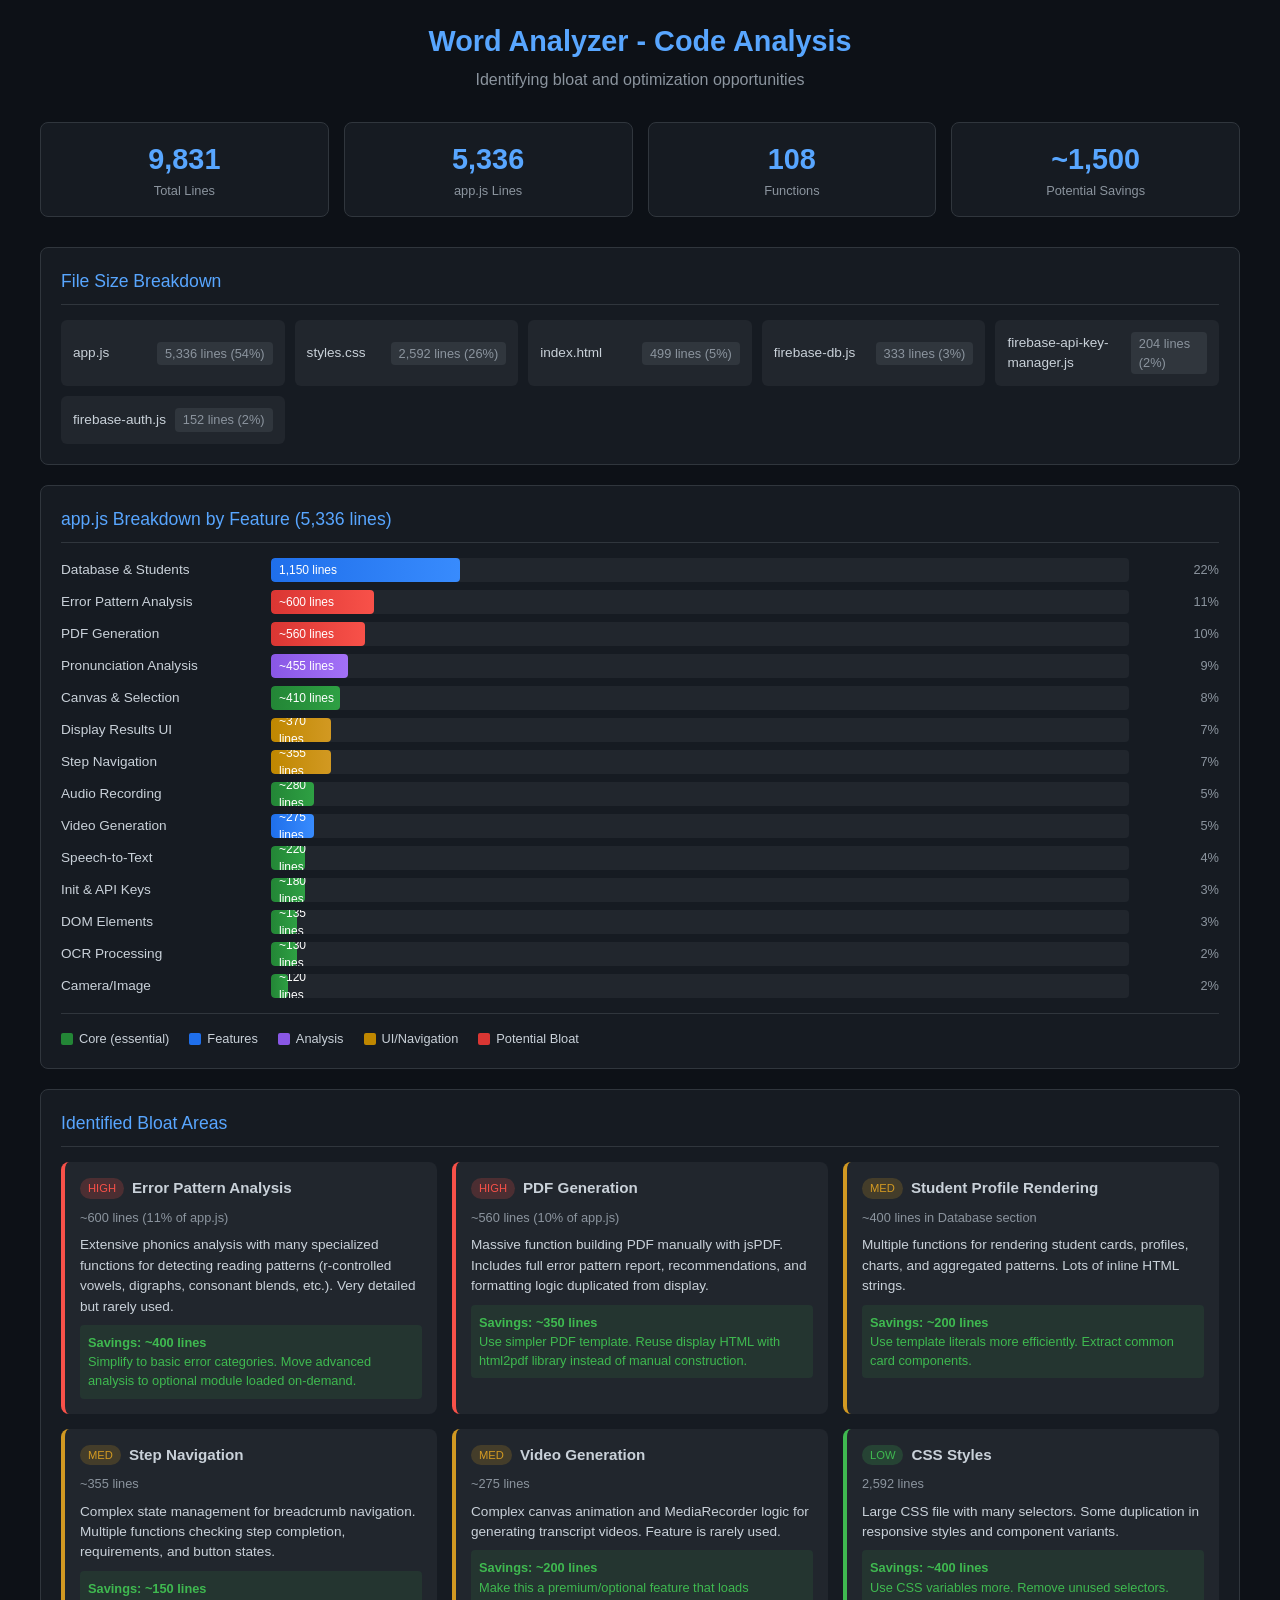
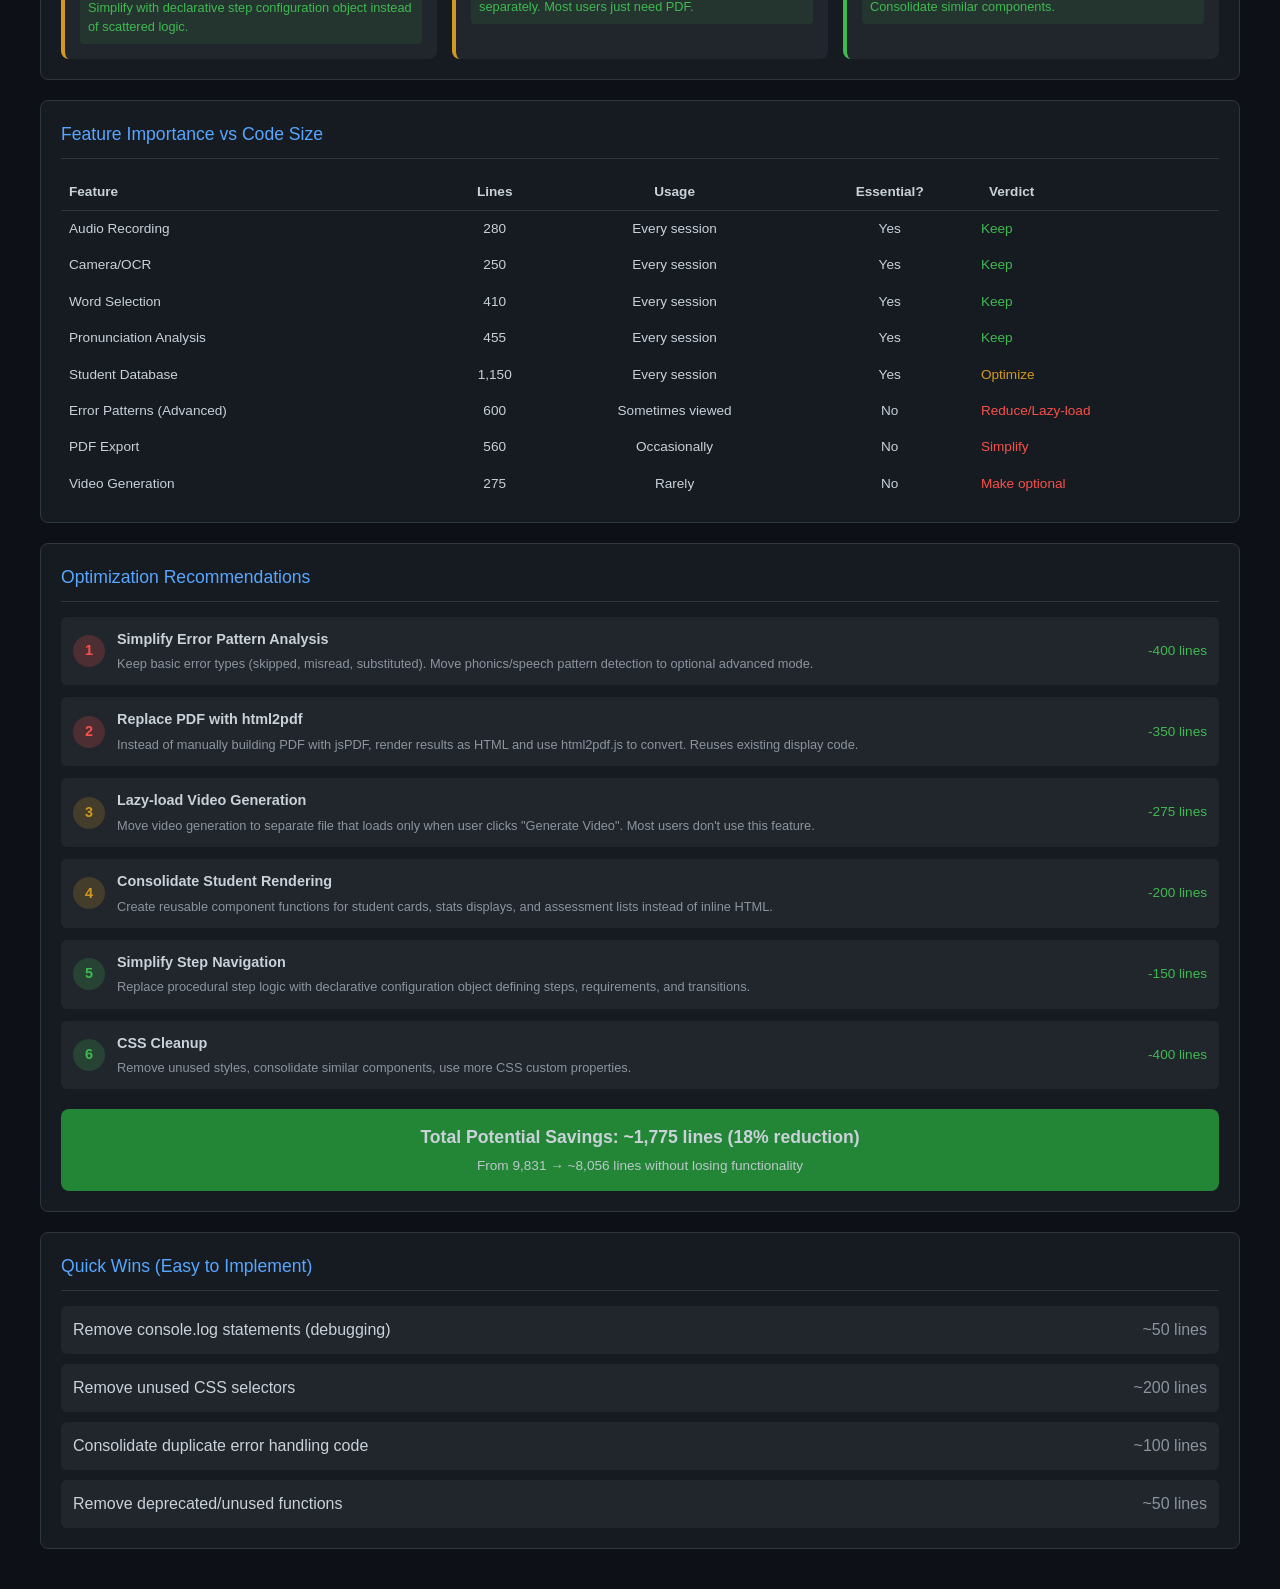
<file: bloat-analysis.html>
<!DOCTYPE html>
<html lang="en">
<head>
    <meta charset="UTF-8">
    <meta name="viewport" content="width=device-width, initial-scale=1.0">
    <title>Word Analyzer - Code Bloat Analysis</title>
    <style>
        * { margin: 0; padding: 0; box-sizing: border-box; }
        body {
            font-family: -apple-system, BlinkMacSystemFont, 'Segoe UI', Roboto, sans-serif;
            background: #0d1117;
            color: #c9d1d9;
            padding: 20px;
            line-height: 1.5;
        }
        h1 {
            text-align: center;
            font-size: 1.8rem;
            margin-bottom: 5px;
            color: #58a6ff;
        }
        .subtitle {
            text-align: center;
            color: #8b949e;
            margin-bottom: 30px;
        }
        .container { max-width: 1200px; margin: 0 auto; }

        /* Summary Cards */
        .summary-grid {
            display: grid;
            grid-template-columns: repeat(auto-fit, minmax(150px, 1fr));
            gap: 15px;
            margin-bottom: 30px;
        }
        .summary-card {
            background: #161b22;
            border: 1px solid #30363d;
            border-radius: 8px;
            padding: 15px;
            text-align: center;
        }
        .summary-card .value {
            font-size: 1.8rem;
            font-weight: bold;
            color: #58a6ff;
        }
        .summary-card .label {
            font-size: 0.8rem;
            color: #8b949e;
        }

        /* Section */
        .section {
            background: #161b22;
            border: 1px solid #30363d;
            border-radius: 8px;
            padding: 20px;
            margin-bottom: 20px;
        }
        .section-title {
            font-size: 1.1rem;
            color: #58a6ff;
            margin-bottom: 15px;
            padding-bottom: 10px;
            border-bottom: 1px solid #30363d;
        }

        /* Code Size Bars */
        .size-chart {
            display: flex;
            flex-direction: column;
            gap: 8px;
        }
        .size-row {
            display: grid;
            grid-template-columns: 200px 1fr 80px;
            align-items: center;
            gap: 10px;
        }
        .size-label {
            font-size: 0.85rem;
            white-space: nowrap;
            overflow: hidden;
            text-overflow: ellipsis;
        }
        .size-bar-container {
            background: #21262d;
            border-radius: 4px;
            height: 24px;
            position: relative;
            overflow: hidden;
        }
        .size-bar {
            height: 100%;
            border-radius: 4px;
            display: flex;
            align-items: center;
            padding-left: 8px;
            font-size: 0.75rem;
            color: #fff;
            font-weight: 500;
        }
        .size-bar.core { background: linear-gradient(90deg, #238636, #2ea043); }
        .size-bar.feature { background: linear-gradient(90deg, #1f6feb, #388bfd); }
        .size-bar.analysis { background: linear-gradient(90deg, #8957e5, #a371f7); }
        .size-bar.ui { background: linear-gradient(90deg, #bf8700, #d29922); }
        .size-bar.bloat { background: linear-gradient(90deg, #da3633, #f85149); }
        .size-count {
            font-size: 0.8rem;
            color: #8b949e;
            text-align: right;
        }

        /* Bloat Indicators */
        .bloat-grid {
            display: grid;
            grid-template-columns: repeat(auto-fit, minmax(300px, 1fr));
            gap: 15px;
        }
        .bloat-card {
            background: #21262d;
            border-radius: 8px;
            padding: 15px;
            border-left: 4px solid;
        }
        .bloat-card.high { border-color: #f85149; }
        .bloat-card.medium { border-color: #d29922; }
        .bloat-card.low { border-color: #3fb950; }
        .bloat-card h3 {
            font-size: 0.95rem;
            margin-bottom: 8px;
            display: flex;
            align-items: center;
            gap: 8px;
        }
        .bloat-card .lines {
            font-size: 0.8rem;
            color: #8b949e;
            margin-bottom: 8px;
        }
        .bloat-card .issue {
            font-size: 0.85rem;
            color: #c9d1d9;
            margin-bottom: 8px;
        }
        .bloat-card .suggestion {
            font-size: 0.8rem;
            color: #3fb950;
            background: rgba(63, 185, 80, 0.1);
            padding: 8px;
            border-radius: 4px;
        }
        .tag {
            display: inline-block;
            padding: 2px 8px;
            border-radius: 12px;
            font-size: 0.7rem;
            font-weight: 500;
        }
        .tag.high { background: #f8514933; color: #f85149; }
        .tag.medium { background: #d2992233; color: #d29922; }
        .tag.low { background: #3fb95033; color: #3fb950; }

        /* Function Map */
        .func-map {
            display: flex;
            flex-wrap: wrap;
            gap: 4px;
        }
        .func-block {
            width: 12px;
            height: 12px;
            border-radius: 2px;
            cursor: pointer;
            transition: transform 0.1s;
        }
        .func-block:hover {
            transform: scale(1.5);
            z-index: 10;
        }
        .func-block.core { background: #238636; }
        .func-block.feature { background: #1f6feb; }
        .func-block.analysis { background: #8957e5; }
        .func-block.ui { background: #bf8700; }
        .func-block.bloat { background: #da3633; }

        /* Legend */
        .legend {
            display: flex;
            gap: 20px;
            flex-wrap: wrap;
            margin-top: 15px;
            padding-top: 15px;
            border-top: 1px solid #30363d;
        }
        .legend-item {
            display: flex;
            align-items: center;
            gap: 6px;
            font-size: 0.8rem;
        }
        .legend-color {
            width: 12px;
            height: 12px;
            border-radius: 2px;
        }

        /* Recommendations */
        .recommendations {
            display: flex;
            flex-direction: column;
            gap: 12px;
        }
        .rec-item {
            display: grid;
            grid-template-columns: auto 1fr auto;
            gap: 12px;
            align-items: center;
            background: #21262d;
            padding: 12px;
            border-radius: 6px;
        }
        .rec-priority {
            width: 32px;
            height: 32px;
            border-radius: 50%;
            display: flex;
            align-items: center;
            justify-content: center;
            font-weight: bold;
            font-size: 0.9rem;
        }
        .rec-priority.p1 { background: #f8514933; color: #f85149; }
        .rec-priority.p2 { background: #d2992233; color: #d29922; }
        .rec-priority.p3 { background: #3fb95033; color: #3fb950; }
        .rec-content h4 { font-size: 0.9rem; margin-bottom: 4px; }
        .rec-content p { font-size: 0.8rem; color: #8b949e; }
        .rec-savings {
            font-size: 0.85rem;
            color: #3fb950;
            font-weight: 500;
            white-space: nowrap;
        }

        /* File breakdown */
        .file-grid {
            display: grid;
            grid-template-columns: repeat(auto-fit, minmax(200px, 1fr));
            gap: 10px;
        }
        .file-item {
            background: #21262d;
            padding: 12px;
            border-radius: 6px;
            display: flex;
            justify-content: space-between;
            align-items: center;
        }
        .file-item .name { font-size: 0.85rem; }
        .file-item .size {
            font-size: 0.8rem;
            color: #8b949e;
            background: #30363d;
            padding: 2px 8px;
            border-radius: 4px;
        }
    </style>
</head>
<body>
    <div class="container">
        <h1>Word Analyzer - Code Analysis</h1>
        <p class="subtitle">Identifying bloat and optimization opportunities</p>

        <!-- Summary -->
        <div class="summary-grid">
            <div class="summary-card">
                <div class="value">9,831</div>
                <div class="label">Total Lines</div>
            </div>
            <div class="summary-card">
                <div class="value">5,336</div>
                <div class="label">app.js Lines</div>
            </div>
            <div class="summary-card">
                <div class="value">108</div>
                <div class="label">Functions</div>
            </div>
            <div class="summary-card">
                <div class="value">~1,500</div>
                <div class="label">Potential Savings</div>
            </div>
        </div>

        <!-- File Breakdown -->
        <div class="section">
            <div class="section-title">File Size Breakdown</div>
            <div class="file-grid">
                <div class="file-item">
                    <span class="name">app.js</span>
                    <span class="size">5,336 lines (54%)</span>
                </div>
                <div class="file-item">
                    <span class="name">styles.css</span>
                    <span class="size">2,592 lines (26%)</span>
                </div>
                <div class="file-item">
                    <span class="name">index.html</span>
                    <span class="size">499 lines (5%)</span>
                </div>
                <div class="file-item">
                    <span class="name">firebase-db.js</span>
                    <span class="size">333 lines (3%)</span>
                </div>
                <div class="file-item">
                    <span class="name">firebase-api-key-manager.js</span>
                    <span class="size">204 lines (2%)</span>
                </div>
                <div class="file-item">
                    <span class="name">firebase-auth.js</span>
                    <span class="size">152 lines (2%)</span>
                </div>
            </div>
        </div>

        <!-- Code Size by Feature -->
        <div class="section">
            <div class="section-title">app.js Breakdown by Feature (5,336 lines)</div>
            <div class="size-chart">
                <div class="size-row">
                    <span class="size-label">Database & Students</span>
                    <div class="size-bar-container">
                        <div class="size-bar feature" style="width: 22%;">1,150 lines</div>
                    </div>
                    <span class="size-count">22%</span>
                </div>
                <div class="size-row">
                    <span class="size-label">Error Pattern Analysis</span>
                    <div class="size-bar-container">
                        <div class="size-bar bloat" style="width: 12%;">~600 lines</div>
                    </div>
                    <span class="size-count">11%</span>
                </div>
                <div class="size-row">
                    <span class="size-label">PDF Generation</span>
                    <div class="size-bar-container">
                        <div class="size-bar bloat" style="width: 11%;">~560 lines</div>
                    </div>
                    <span class="size-count">10%</span>
                </div>
                <div class="size-row">
                    <span class="size-label">Pronunciation Analysis</span>
                    <div class="size-bar-container">
                        <div class="size-bar analysis" style="width: 9%;">~455 lines</div>
                    </div>
                    <span class="size-count">9%</span>
                </div>
                <div class="size-row">
                    <span class="size-label">Canvas & Selection</span>
                    <div class="size-bar-container">
                        <div class="size-bar core" style="width: 8%;">~410 lines</div>
                    </div>
                    <span class="size-count">8%</span>
                </div>
                <div class="size-row">
                    <span class="size-label">Display Results UI</span>
                    <div class="size-bar-container">
                        <div class="size-bar ui" style="width: 7%;">~370 lines</div>
                    </div>
                    <span class="size-count">7%</span>
                </div>
                <div class="size-row">
                    <span class="size-label">Step Navigation</span>
                    <div class="size-bar-container">
                        <div class="size-bar ui" style="width: 7%;">~355 lines</div>
                    </div>
                    <span class="size-count">7%</span>
                </div>
                <div class="size-row">
                    <span class="size-label">Audio Recording</span>
                    <div class="size-bar-container">
                        <div class="size-bar core" style="width: 5%;">~280 lines</div>
                    </div>
                    <span class="size-count">5%</span>
                </div>
                <div class="size-row">
                    <span class="size-label">Video Generation</span>
                    <div class="size-bar-container">
                        <div class="size-bar feature" style="width: 5%;">~275 lines</div>
                    </div>
                    <span class="size-count">5%</span>
                </div>
                <div class="size-row">
                    <span class="size-label">Speech-to-Text</span>
                    <div class="size-bar-container">
                        <div class="size-bar core" style="width: 4%;">~220 lines</div>
                    </div>
                    <span class="size-count">4%</span>
                </div>
                <div class="size-row">
                    <span class="size-label">Init & API Keys</span>
                    <div class="size-bar-container">
                        <div class="size-bar core" style="width: 4%;">~180 lines</div>
                    </div>
                    <span class="size-count">3%</span>
                </div>
                <div class="size-row">
                    <span class="size-label">DOM Elements</span>
                    <div class="size-bar-container">
                        <div class="size-bar core" style="width: 3%;">~135 lines</div>
                    </div>
                    <span class="size-count">3%</span>
                </div>
                <div class="size-row">
                    <span class="size-label">OCR Processing</span>
                    <div class="size-bar-container">
                        <div class="size-bar core" style="width: 3%;">~130 lines</div>
                    </div>
                    <span class="size-count">2%</span>
                </div>
                <div class="size-row">
                    <span class="size-label">Camera/Image</span>
                    <div class="size-bar-container">
                        <div class="size-bar core" style="width: 2%;">~120 lines</div>
                    </div>
                    <span class="size-count">2%</span>
                </div>
            </div>
            <div class="legend">
                <div class="legend-item"><div class="legend-color" style="background:#238636;"></div> Core (essential)</div>
                <div class="legend-item"><div class="legend-color" style="background:#1f6feb;"></div> Features</div>
                <div class="legend-item"><div class="legend-color" style="background:#8957e5;"></div> Analysis</div>
                <div class="legend-item"><div class="legend-color" style="background:#bf8700;"></div> UI/Navigation</div>
                <div class="legend-item"><div class="legend-color" style="background:#da3633;"></div> Potential Bloat</div>
            </div>
        </div>

        <!-- Bloat Analysis -->
        <div class="section">
            <div class="section-title">Identified Bloat Areas</div>
            <div class="bloat-grid">
                <div class="bloat-card high">
                    <h3><span class="tag high">HIGH</span> Error Pattern Analysis</h3>
                    <div class="lines">~600 lines (11% of app.js)</div>
                    <div class="issue">
                        Extensive phonics analysis with many specialized functions for detecting reading patterns (r-controlled vowels, digraphs, consonant blends, etc.). Very detailed but rarely used.
                    </div>
                    <div class="suggestion">
                        <strong>Savings: ~400 lines</strong><br>
                        Simplify to basic error categories. Move advanced analysis to optional module loaded on-demand.
                    </div>
                </div>

                <div class="bloat-card high">
                    <h3><span class="tag high">HIGH</span> PDF Generation</h3>
                    <div class="lines">~560 lines (10% of app.js)</div>
                    <div class="issue">
                        Massive function building PDF manually with jsPDF. Includes full error pattern report, recommendations, and formatting logic duplicated from display.
                    </div>
                    <div class="suggestion">
                        <strong>Savings: ~350 lines</strong><br>
                        Use simpler PDF template. Reuse display HTML with html2pdf library instead of manual construction.
                    </div>
                </div>

                <div class="bloat-card medium">
                    <h3><span class="tag medium">MED</span> Student Profile Rendering</h3>
                    <div class="lines">~400 lines in Database section</div>
                    <div class="issue">
                        Multiple functions for rendering student cards, profiles, charts, and aggregated patterns. Lots of inline HTML strings.
                    </div>
                    <div class="suggestion">
                        <strong>Savings: ~200 lines</strong><br>
                        Use template literals more efficiently. Extract common card components.
                    </div>
                </div>

                <div class="bloat-card medium">
                    <h3><span class="tag medium">MED</span> Step Navigation</h3>
                    <div class="lines">~355 lines</div>
                    <div class="issue">
                        Complex state management for breadcrumb navigation. Multiple functions checking step completion, requirements, and button states.
                    </div>
                    <div class="suggestion">
                        <strong>Savings: ~150 lines</strong><br>
                        Simplify with declarative step configuration object instead of scattered logic.
                    </div>
                </div>

                <div class="bloat-card medium">
                    <h3><span class="tag medium">MED</span> Video Generation</h3>
                    <div class="lines">~275 lines</div>
                    <div class="issue">
                        Complex canvas animation and MediaRecorder logic for generating transcript videos. Feature is rarely used.
                    </div>
                    <div class="suggestion">
                        <strong>Savings: ~200 lines</strong><br>
                        Make this a premium/optional feature that loads separately. Most users just need PDF.
                    </div>
                </div>

                <div class="bloat-card low">
                    <h3><span class="tag low">LOW</span> CSS Styles</h3>
                    <div class="lines">2,592 lines</div>
                    <div class="issue">
                        Large CSS file with many selectors. Some duplication in responsive styles and component variants.
                    </div>
                    <div class="suggestion">
                        <strong>Savings: ~400 lines</strong><br>
                        Use CSS variables more. Remove unused selectors. Consolidate similar components.
                    </div>
                </div>
            </div>
        </div>

        <!-- Feature Usage Matrix -->
        <div class="section">
            <div class="section-title">Feature Importance vs Code Size</div>
            <table style="width:100%; border-collapse: collapse; font-size: 0.85rem;">
                <thead>
                    <tr style="border-bottom: 1px solid #30363d;">
                        <th style="text-align:left; padding: 8px;">Feature</th>
                        <th style="text-align:center; padding: 8px;">Lines</th>
                        <th style="text-align:center; padding: 8px;">Usage</th>
                        <th style="text-align:center; padding: 8px;">Essential?</th>
                        <th style="text-align:left; padding: 8px;">Verdict</th>
                    </tr>
                </thead>
                <tbody>
                    <tr><td style="padding:8px;">Audio Recording</td><td style="text-align:center;">280</td><td style="text-align:center;">Every session</td><td style="text-align:center;">Yes</td><td style="color:#3fb950;">Keep</td></tr>
                    <tr><td style="padding:8px;">Camera/OCR</td><td style="text-align:center;">250</td><td style="text-align:center;">Every session</td><td style="text-align:center;">Yes</td><td style="color:#3fb950;">Keep</td></tr>
                    <tr><td style="padding:8px;">Word Selection</td><td style="text-align:center;">410</td><td style="text-align:center;">Every session</td><td style="text-align:center;">Yes</td><td style="color:#3fb950;">Keep</td></tr>
                    <tr><td style="padding:8px;">Pronunciation Analysis</td><td style="text-align:center;">455</td><td style="text-align:center;">Every session</td><td style="text-align:center;">Yes</td><td style="color:#3fb950;">Keep</td></tr>
                    <tr><td style="padding:8px;">Student Database</td><td style="text-align:center;">1,150</td><td style="text-align:center;">Every session</td><td style="text-align:center;">Yes</td><td style="color:#d29922;">Optimize</td></tr>
                    <tr><td style="padding:8px;">Error Patterns (Advanced)</td><td style="text-align:center;">600</td><td style="text-align:center;">Sometimes viewed</td><td style="text-align:center;">No</td><td style="color:#f85149;">Reduce/Lazy-load</td></tr>
                    <tr><td style="padding:8px;">PDF Export</td><td style="text-align:center;">560</td><td style="text-align:center;">Occasionally</td><td style="text-align:center;">No</td><td style="color:#f85149;">Simplify</td></tr>
                    <tr><td style="padding:8px;">Video Generation</td><td style="text-align:center;">275</td><td style="text-align:center;">Rarely</td><td style="text-align:center;">No</td><td style="color:#f85149;">Make optional</td></tr>
                </tbody>
            </table>
        </div>

        <!-- Recommendations -->
        <div class="section">
            <div class="section-title">Optimization Recommendations</div>
            <div class="recommendations">
                <div class="rec-item">
                    <div class="rec-priority p1">1</div>
                    <div class="rec-content">
                        <h4>Simplify Error Pattern Analysis</h4>
                        <p>Keep basic error types (skipped, misread, substituted). Move phonics/speech pattern detection to optional advanced mode.</p>
                    </div>
                    <div class="rec-savings">-400 lines</div>
                </div>
                <div class="rec-item">
                    <div class="rec-priority p1">2</div>
                    <div class="rec-content">
                        <h4>Replace PDF with html2pdf</h4>
                        <p>Instead of manually building PDF with jsPDF, render results as HTML and use html2pdf.js to convert. Reuses existing display code.</p>
                    </div>
                    <div class="rec-savings">-350 lines</div>
                </div>
                <div class="rec-item">
                    <div class="rec-priority p2">3</div>
                    <div class="rec-content">
                        <h4>Lazy-load Video Generation</h4>
                        <p>Move video generation to separate file that loads only when user clicks "Generate Video". Most users don't use this feature.</p>
                    </div>
                    <div class="rec-savings">-275 lines</div>
                </div>
                <div class="rec-item">
                    <div class="rec-priority p2">4</div>
                    <div class="rec-content">
                        <h4>Consolidate Student Rendering</h4>
                        <p>Create reusable component functions for student cards, stats displays, and assessment lists instead of inline HTML.</p>
                    </div>
                    <div class="rec-savings">-200 lines</div>
                </div>
                <div class="rec-item">
                    <div class="rec-priority p3">5</div>
                    <div class="rec-content">
                        <h4>Simplify Step Navigation</h4>
                        <p>Replace procedural step logic with declarative configuration object defining steps, requirements, and transitions.</p>
                    </div>
                    <div class="rec-savings">-150 lines</div>
                </div>
                <div class="rec-item">
                    <div class="rec-priority p3">6</div>
                    <div class="rec-content">
                        <h4>CSS Cleanup</h4>
                        <p>Remove unused styles, consolidate similar components, use more CSS custom properties.</p>
                    </div>
                    <div class="rec-savings">-400 lines</div>
                </div>
            </div>
            <div style="margin-top: 20px; padding: 15px; background: #238636; border-radius: 8px; text-align: center;">
                <strong style="font-size: 1.1rem;">Total Potential Savings: ~1,775 lines (18% reduction)</strong>
                <div style="font-size: 0.85rem; margin-top: 5px; opacity: 0.9;">From 9,831 → ~8,056 lines without losing functionality</div>
            </div>
        </div>

        <!-- Quick Wins -->
        <div class="section">
            <div class="section-title">Quick Wins (Easy to Implement)</div>
            <div style="display: grid; gap: 10px;">
                <div style="background:#21262d; padding:12px; border-radius:6px; display:flex; justify-content:space-between;">
                    <span>Remove console.log statements (debugging)</span>
                    <span style="color:#8b949e;">~50 lines</span>
                </div>
                <div style="background:#21262d; padding:12px; border-radius:6px; display:flex; justify-content:space-between;">
                    <span>Remove unused CSS selectors</span>
                    <span style="color:#8b949e;">~200 lines</span>
                </div>
                <div style="background:#21262d; padding:12px; border-radius:6px; display:flex; justify-content:space-between;">
                    <span>Consolidate duplicate error handling code</span>
                    <span style="color:#8b949e;">~100 lines</span>
                </div>
                <div style="background:#21262d; padding:12px; border-radius:6px; display:flex; justify-content:space-between;">
                    <span>Remove deprecated/unused functions</span>
                    <span style="color:#8b949e;">~50 lines</span>
                </div>
            </div>
        </div>

    </div>
</body>
</html>
</file>
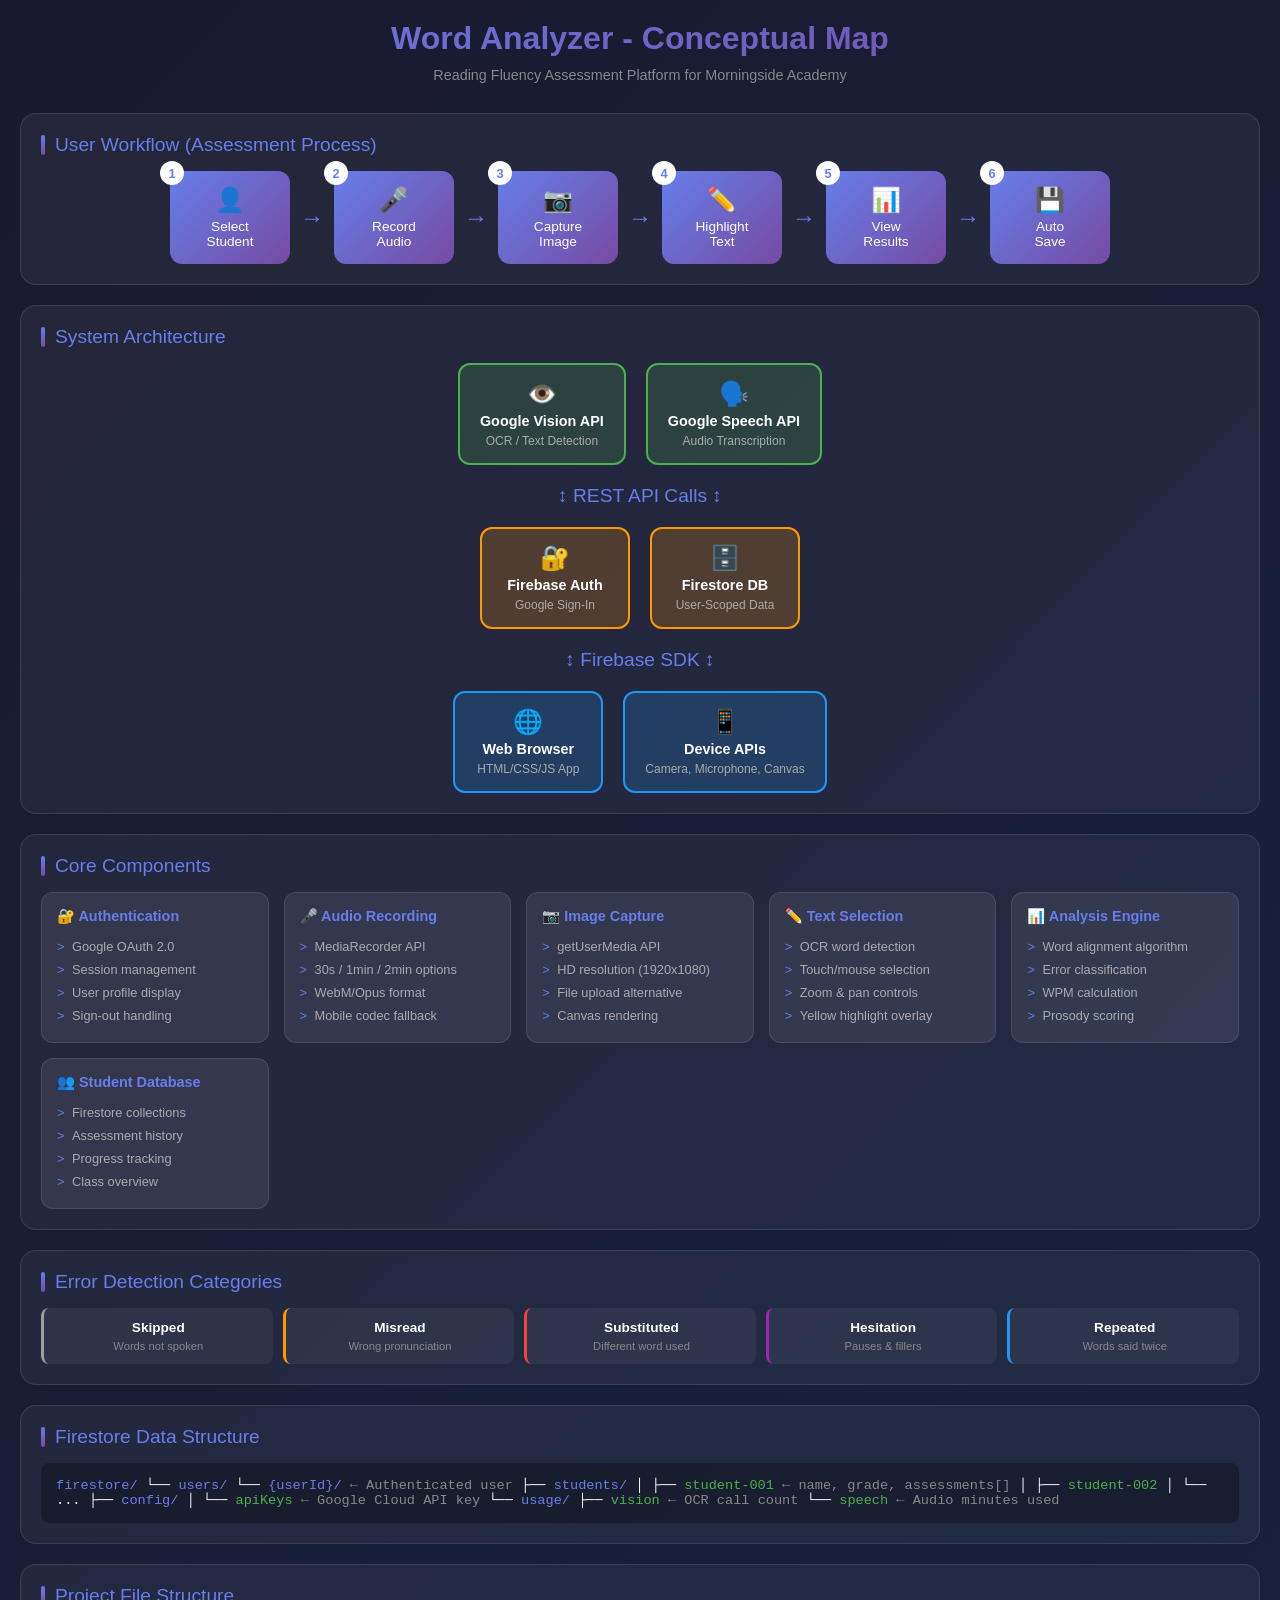
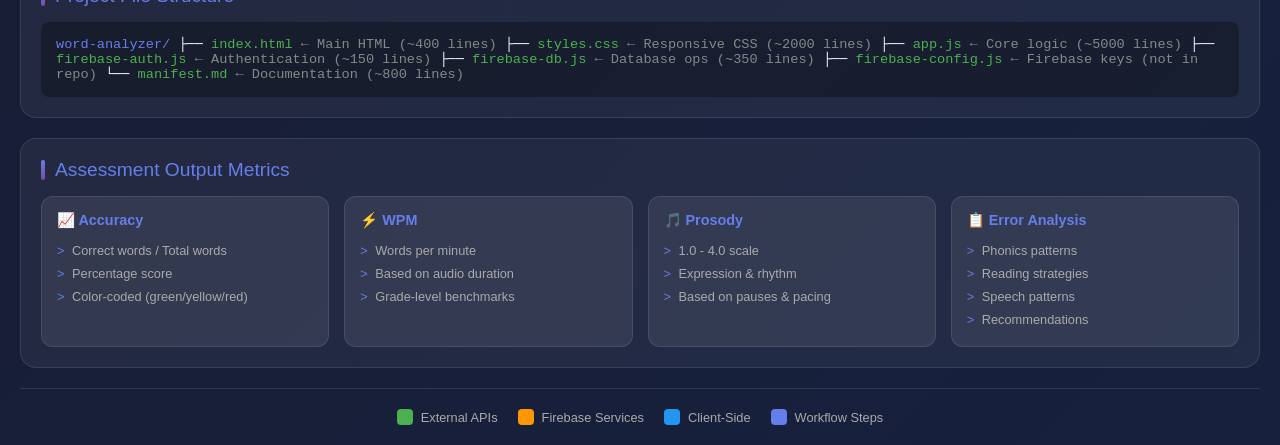
<file: conceptual-map.html>
<!DOCTYPE html>
<html lang="en">
<head>
    <meta charset="UTF-8">
    <meta name="viewport" content="width=device-width, initial-scale=1.0">
    <title>Word Analyzer - Conceptual Map</title>
    <style>
        * {
            margin: 0;
            padding: 0;
            box-sizing: border-box;
        }
        body {
            font-family: -apple-system, BlinkMacSystemFont, 'Segoe UI', Roboto, sans-serif;
            background: linear-gradient(135deg, #1a1a2e 0%, #16213e 100%);
            min-height: 100vh;
            padding: 20px;
            color: #fff;
        }
        h1 {
            text-align: center;
            margin-bottom: 10px;
            font-size: 2rem;
            background: linear-gradient(90deg, #667eea, #764ba2);
            -webkit-background-clip: text;
            -webkit-text-fill-color: transparent;
        }
        .subtitle {
            text-align: center;
            color: #888;
            margin-bottom: 30px;
            font-size: 0.9rem;
        }
        .map-container {
            max-width: 1400px;
            margin: 0 auto;
        }

        /* Main Architecture Section */
        .section {
            background: rgba(255,255,255,0.05);
            border-radius: 16px;
            padding: 20px;
            margin-bottom: 20px;
            border: 1px solid rgba(255,255,255,0.1);
        }
        .section-title {
            font-size: 1.2rem;
            margin-bottom: 15px;
            color: #667eea;
            display: flex;
            align-items: center;
            gap: 10px;
        }
        .section-title::before {
            content: '';
            width: 4px;
            height: 20px;
            background: linear-gradient(180deg, #667eea, #764ba2);
            border-radius: 2px;
        }

        /* Flow Diagram */
        .flow-container {
            display: flex;
            flex-wrap: wrap;
            gap: 10px;
            justify-content: center;
            align-items: center;
        }
        .flow-step {
            background: linear-gradient(135deg, #667eea 0%, #764ba2 100%);
            padding: 15px 20px;
            border-radius: 12px;
            text-align: center;
            min-width: 120px;
            position: relative;
        }
        .flow-step .step-num {
            position: absolute;
            top: -10px;
            left: -10px;
            background: #fff;
            color: #667eea;
            width: 24px;
            height: 24px;
            border-radius: 50%;
            font-size: 0.8rem;
            font-weight: bold;
            display: flex;
            align-items: center;
            justify-content: center;
        }
        .flow-step .icon {
            font-size: 1.5rem;
            margin-bottom: 5px;
        }
        .flow-step .label {
            font-size: 0.85rem;
            font-weight: 500;
        }
        .flow-arrow {
            color: #667eea;
            font-size: 1.5rem;
        }

        /* Architecture Grid */
        .arch-grid {
            display: grid;
            grid-template-columns: repeat(auto-fit, minmax(200px, 1fr));
            gap: 15px;
        }
        .arch-box {
            background: rgba(255,255,255,0.08);
            border-radius: 12px;
            padding: 15px;
            border: 1px solid rgba(255,255,255,0.1);
        }
        .arch-box h3 {
            font-size: 0.9rem;
            color: #667eea;
            margin-bottom: 10px;
            display: flex;
            align-items: center;
            gap: 8px;
        }
        .arch-box ul {
            list-style: none;
            font-size: 0.8rem;
            color: #aaa;
        }
        .arch-box ul li {
            padding: 4px 0;
            padding-left: 15px;
            position: relative;
        }
        .arch-box ul li::before {
            content: '>';
            position: absolute;
            left: 0;
            color: #667eea;
        }

        /* Data Flow */
        .data-flow {
            display: flex;
            flex-direction: column;
            gap: 20px;
        }
        .data-layer {
            display: flex;
            justify-content: center;
            gap: 20px;
            flex-wrap: wrap;
        }
        .data-box {
            background: rgba(102, 126, 234, 0.2);
            border: 2px solid #667eea;
            border-radius: 12px;
            padding: 15px 20px;
            text-align: center;
            min-width: 150px;
        }
        .data-box.api {
            background: rgba(76, 175, 80, 0.2);
            border-color: #4caf50;
        }
        .data-box.firebase {
            background: rgba(255, 152, 0, 0.2);
            border-color: #ff9800;
        }
        .data-box.client {
            background: rgba(33, 150, 243, 0.2);
            border-color: #2196f3;
        }
        .data-box .icon {
            font-size: 1.5rem;
            margin-bottom: 5px;
        }
        .data-box .name {
            font-weight: 600;
            font-size: 0.9rem;
        }
        .data-box .desc {
            font-size: 0.75rem;
            color: #aaa;
            margin-top: 5px;
        }
        .connector {
            display: flex;
            justify-content: center;
            color: #667eea;
            font-size: 1.2rem;
        }

        /* File Structure */
        .file-tree {
            font-family: 'Courier New', monospace;
            font-size: 0.85rem;
            background: rgba(0,0,0,0.3);
            padding: 15px;
            border-radius: 8px;
            overflow-x: auto;
        }
        .file-tree .folder {
            color: #667eea;
        }
        .file-tree .file {
            color: #4caf50;
        }
        .file-tree .comment {
            color: #888;
        }

        /* Error Types */
        .error-grid {
            display: grid;
            grid-template-columns: repeat(auto-fit, minmax(150px, 1fr));
            gap: 10px;
        }
        .error-type {
            background: rgba(255,255,255,0.05);
            padding: 12px;
            border-radius: 8px;
            text-align: center;
            border-left: 3px solid;
        }
        .error-type.skipped { border-color: #9e9e9e; }
        .error-type.misread { border-color: #ff9800; }
        .error-type.substituted { border-color: #f44336; }
        .error-type.hesitation { border-color: #9c27b0; }
        .error-type.repeated { border-color: #2196f3; }
        .error-type .name {
            font-weight: 600;
            font-size: 0.85rem;
        }
        .error-type .desc {
            font-size: 0.7rem;
            color: #888;
            margin-top: 5px;
        }

        /* Legend */
        .legend {
            display: flex;
            gap: 20px;
            flex-wrap: wrap;
            justify-content: center;
            margin-top: 20px;
            padding-top: 20px;
            border-top: 1px solid rgba(255,255,255,0.1);
        }
        .legend-item {
            display: flex;
            align-items: center;
            gap: 8px;
            font-size: 0.8rem;
            color: #aaa;
        }
        .legend-color {
            width: 16px;
            height: 16px;
            border-radius: 4px;
        }

        /* Responsive */
        @media (max-width: 768px) {
            .flow-container {
                flex-direction: column;
            }
            .flow-arrow {
                transform: rotate(90deg);
            }
        }
    </style>
</head>
<body>
    <div class="map-container">
        <h1>Word Analyzer - Conceptual Map</h1>
        <p class="subtitle">Reading Fluency Assessment Platform for Morningside Academy</p>

        <!-- User Workflow -->
        <div class="section">
            <div class="section-title">User Workflow (Assessment Process)</div>
            <div class="flow-container">
                <div class="flow-step">
                    <span class="step-num">1</span>
                    <div class="icon">👤</div>
                    <div class="label">Select<br>Student</div>
                </div>
                <span class="flow-arrow">→</span>
                <div class="flow-step">
                    <span class="step-num">2</span>
                    <div class="icon">🎤</div>
                    <div class="label">Record<br>Audio</div>
                </div>
                <span class="flow-arrow">→</span>
                <div class="flow-step">
                    <span class="step-num">3</span>
                    <div class="icon">📷</div>
                    <div class="label">Capture<br>Image</div>
                </div>
                <span class="flow-arrow">→</span>
                <div class="flow-step">
                    <span class="step-num">4</span>
                    <div class="icon">✏️</div>
                    <div class="label">Highlight<br>Text</div>
                </div>
                <span class="flow-arrow">→</span>
                <div class="flow-step">
                    <span class="step-num">5</span>
                    <div class="icon">📊</div>
                    <div class="label">View<br>Results</div>
                </div>
                <span class="flow-arrow">→</span>
                <div class="flow-step">
                    <span class="step-num">6</span>
                    <div class="icon">💾</div>
                    <div class="label">Auto<br>Save</div>
                </div>
            </div>
        </div>

        <!-- System Architecture -->
        <div class="section">
            <div class="section-title">System Architecture</div>
            <div class="data-flow">
                <!-- External APIs Layer -->
                <div class="data-layer">
                    <div class="data-box api">
                        <div class="icon">👁️</div>
                        <div class="name">Google Vision API</div>
                        <div class="desc">OCR / Text Detection</div>
                    </div>
                    <div class="data-box api">
                        <div class="icon">🗣️</div>
                        <div class="name">Google Speech API</div>
                        <div class="desc">Audio Transcription</div>
                    </div>
                </div>

                <div class="connector">↕️ REST API Calls ↕️</div>

                <!-- Firebase Layer -->
                <div class="data-layer">
                    <div class="data-box firebase">
                        <div class="icon">🔐</div>
                        <div class="name">Firebase Auth</div>
                        <div class="desc">Google Sign-In</div>
                    </div>
                    <div class="data-box firebase">
                        <div class="icon">🗄️</div>
                        <div class="name">Firestore DB</div>
                        <div class="desc">User-Scoped Data</div>
                    </div>
                </div>

                <div class="connector">↕️ Firebase SDK ↕️</div>

                <!-- Client Layer -->
                <div class="data-layer">
                    <div class="data-box client">
                        <div class="icon">🌐</div>
                        <div class="name">Web Browser</div>
                        <div class="desc">HTML/CSS/JS App</div>
                    </div>
                    <div class="data-box client">
                        <div class="icon">📱</div>
                        <div class="name">Device APIs</div>
                        <div class="desc">Camera, Microphone, Canvas</div>
                    </div>
                </div>
            </div>
        </div>

        <!-- Core Components -->
        <div class="section">
            <div class="section-title">Core Components</div>
            <div class="arch-grid">
                <div class="arch-box">
                    <h3>🔐 Authentication</h3>
                    <ul>
                        <li>Google OAuth 2.0</li>
                        <li>Session management</li>
                        <li>User profile display</li>
                        <li>Sign-out handling</li>
                    </ul>
                </div>
                <div class="arch-box">
                    <h3>🎤 Audio Recording</h3>
                    <ul>
                        <li>MediaRecorder API</li>
                        <li>30s / 1min / 2min options</li>
                        <li>WebM/Opus format</li>
                        <li>Mobile codec fallback</li>
                    </ul>
                </div>
                <div class="arch-box">
                    <h3>📷 Image Capture</h3>
                    <ul>
                        <li>getUserMedia API</li>
                        <li>HD resolution (1920x1080)</li>
                        <li>File upload alternative</li>
                        <li>Canvas rendering</li>
                    </ul>
                </div>
                <div class="arch-box">
                    <h3>✏️ Text Selection</h3>
                    <ul>
                        <li>OCR word detection</li>
                        <li>Touch/mouse selection</li>
                        <li>Zoom & pan controls</li>
                        <li>Yellow highlight overlay</li>
                    </ul>
                </div>
                <div class="arch-box">
                    <h3>📊 Analysis Engine</h3>
                    <ul>
                        <li>Word alignment algorithm</li>
                        <li>Error classification</li>
                        <li>WPM calculation</li>
                        <li>Prosody scoring</li>
                    </ul>
                </div>
                <div class="arch-box">
                    <h3>👥 Student Database</h3>
                    <ul>
                        <li>Firestore collections</li>
                        <li>Assessment history</li>
                        <li>Progress tracking</li>
                        <li>Class overview</li>
                    </ul>
                </div>
            </div>
        </div>

        <!-- Error Detection Types -->
        <div class="section">
            <div class="section-title">Error Detection Categories</div>
            <div class="error-grid">
                <div class="error-type skipped">
                    <div class="name">Skipped</div>
                    <div class="desc">Words not spoken</div>
                </div>
                <div class="error-type misread">
                    <div class="name">Misread</div>
                    <div class="desc">Wrong pronunciation</div>
                </div>
                <div class="error-type substituted">
                    <div class="name">Substituted</div>
                    <div class="desc">Different word used</div>
                </div>
                <div class="error-type hesitation">
                    <div class="name">Hesitation</div>
                    <div class="desc">Pauses & fillers</div>
                </div>
                <div class="error-type repeated">
                    <div class="name">Repeated</div>
                    <div class="desc">Words said twice</div>
                </div>
            </div>
        </div>

        <!-- Data Structure -->
        <div class="section">
            <div class="section-title">Firestore Data Structure</div>
            <div class="file-tree">
<span class="folder">firestore/</span>
└── <span class="folder">users/</span>
    └── <span class="folder">{userId}/</span> <span class="comment">← Authenticated user</span>
        ├── <span class="folder">students/</span>
        │   ├── <span class="file">student-001</span> <span class="comment">← name, grade, assessments[]</span>
        │   ├── <span class="file">student-002</span>
        │   └── ...
        ├── <span class="folder">config/</span>
        │   └── <span class="file">apiKeys</span> <span class="comment">← Google Cloud API key</span>
        └── <span class="folder">usage/</span>
            ├── <span class="file">vision</span> <span class="comment">← OCR call count</span>
            └── <span class="file">speech</span> <span class="comment">← Audio minutes used</span>
            </div>
        </div>

        <!-- File Structure -->
        <div class="section">
            <div class="section-title">Project File Structure</div>
            <div class="file-tree">
<span class="folder">word-analyzer/</span>
├── <span class="file">index.html</span>        <span class="comment">← Main HTML (~400 lines)</span>
├── <span class="file">styles.css</span>        <span class="comment">← Responsive CSS (~2000 lines)</span>
├── <span class="file">app.js</span>            <span class="comment">← Core logic (~5000 lines)</span>
├── <span class="file">firebase-auth.js</span>  <span class="comment">← Authentication (~150 lines)</span>
├── <span class="file">firebase-db.js</span>    <span class="comment">← Database ops (~350 lines)</span>
├── <span class="file">firebase-config.js</span> <span class="comment">← Firebase keys (not in repo)</span>
└── <span class="file">manifest.md</span>       <span class="comment">← Documentation (~800 lines)</span>
            </div>
        </div>

        <!-- Metrics Output -->
        <div class="section">
            <div class="section-title">Assessment Output Metrics</div>
            <div class="arch-grid">
                <div class="arch-box">
                    <h3>📈 Accuracy</h3>
                    <ul>
                        <li>Correct words / Total words</li>
                        <li>Percentage score</li>
                        <li>Color-coded (green/yellow/red)</li>
                    </ul>
                </div>
                <div class="arch-box">
                    <h3>⚡ WPM</h3>
                    <ul>
                        <li>Words per minute</li>
                        <li>Based on audio duration</li>
                        <li>Grade-level benchmarks</li>
                    </ul>
                </div>
                <div class="arch-box">
                    <h3>🎵 Prosody</h3>
                    <ul>
                        <li>1.0 - 4.0 scale</li>
                        <li>Expression & rhythm</li>
                        <li>Based on pauses & pacing</li>
                    </ul>
                </div>
                <div class="arch-box">
                    <h3>📋 Error Analysis</h3>
                    <ul>
                        <li>Phonics patterns</li>
                        <li>Reading strategies</li>
                        <li>Speech patterns</li>
                        <li>Recommendations</li>
                    </ul>
                </div>
            </div>
        </div>

        <!-- Legend -->
        <div class="legend">
            <div class="legend-item">
                <div class="legend-color" style="background: #4caf50;"></div>
                <span>External APIs</span>
            </div>
            <div class="legend-item">
                <div class="legend-color" style="background: #ff9800;"></div>
                <span>Firebase Services</span>
            </div>
            <div class="legend-item">
                <div class="legend-color" style="background: #2196f3;"></div>
                <span>Client-Side</span>
            </div>
            <div class="legend-item">
                <div class="legend-color" style="background: #667eea;"></div>
                <span>Workflow Steps</span>
            </div>
        </div>
    </div>
</body>
</html>
</file>
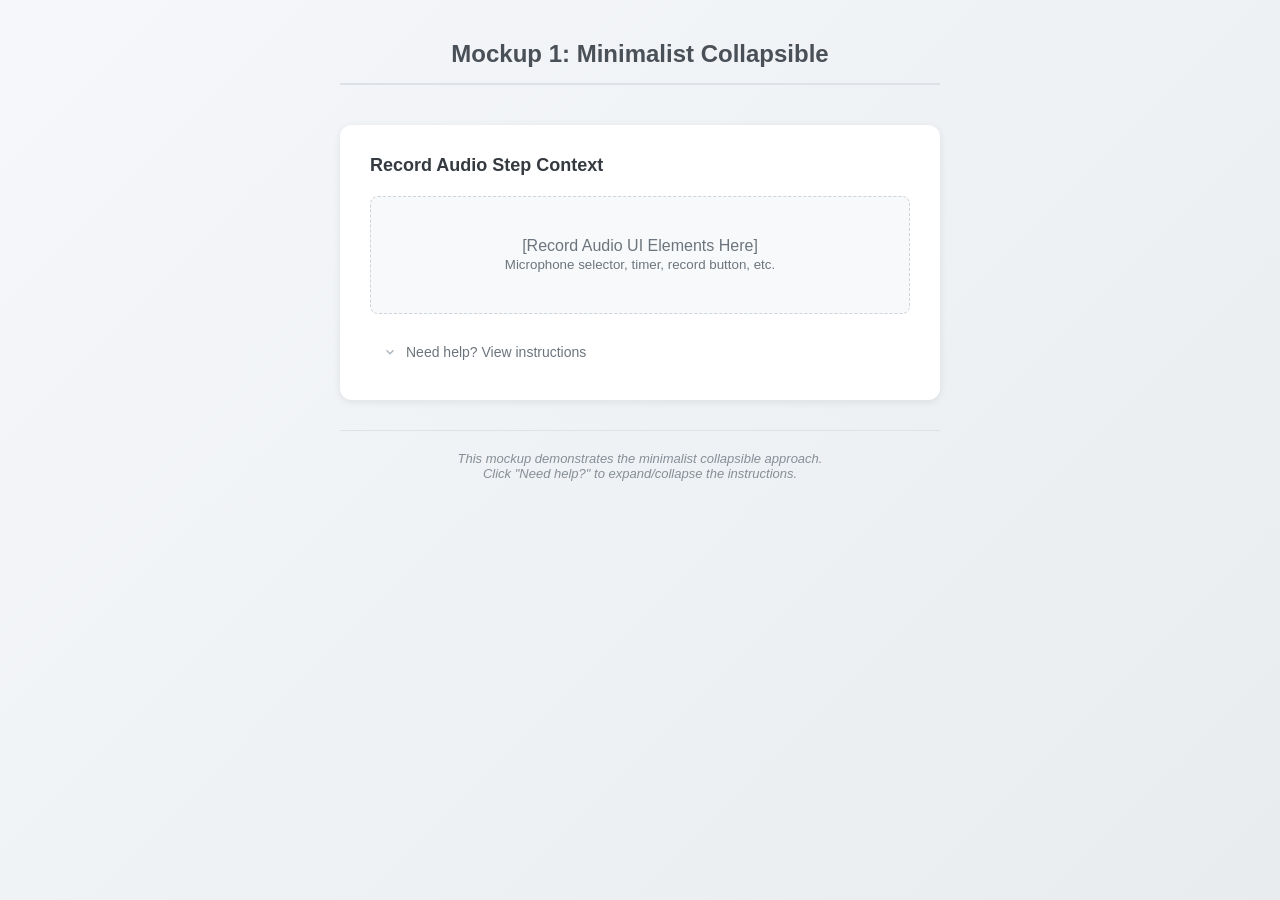
<file: mockup-collapsible.html>
<!DOCTYPE html>
<html lang="en">
<head>
    <meta charset="UTF-8">
    <meta name="viewport" content="width=device-width, initial-scale=1.0">
    <title>Mockup 1: Minimalist Collapsible Instructions</title>
    <style>
        * {
            margin: 0;
            padding: 0;
            box-sizing: border-box;
        }

        body {
            font-family: -apple-system, BlinkMacSystemFont, 'Segoe UI', Roboto, Oxygen, Ubuntu, Cantarell, sans-serif;
            background: linear-gradient(135deg, #f5f7fa 0%, #e9ecef 100%);
            min-height: 100vh;
            padding: 40px 20px;
        }

        .mockup-container {
            max-width: 600px;
            margin: 0 auto;
        }

        .mockup-title {
            text-align: center;
            color: #495057;
            font-size: 24px;
            font-weight: 600;
            margin-bottom: 40px;
            padding-bottom: 15px;
            border-bottom: 2px solid #dee2e6;
        }

        .context-section {
            background: white;
            padding: 30px;
            border-radius: 12px;
            box-shadow: 0 2px 8px rgba(0, 0, 0, 0.08);
            margin-bottom: 30px;
        }

        .context-section h2 {
            font-size: 18px;
            color: #343a40;
            margin-bottom: 20px;
        }

        .placeholder-ui {
            background: #f8f9fa;
            border: 1px dashed #ced4da;
            border-radius: 8px;
            padding: 40px;
            text-align: center;
            color: #6c757d;
            margin-bottom: 20px;
        }

        .instructions-wrapper {
            margin-top: 20px;
        }

        .instructions-toggle {
            display: flex;
            align-items: center;
            gap: 8px;
            cursor: pointer;
            padding: 10px 12px;
            background: transparent;
            border: none;
            border-radius: 6px;
            transition: background-color 0.2s ease;
            color: #6c757d;
            font-size: 14px;
            font-weight: 500;
            width: auto;
            font-family: inherit;
        }

        .instructions-toggle:hover {
            background-color: #f8f9fa;
        }

        .instructions-toggle:focus {
            outline: 2px solid #e9ecef;
            outline-offset: 2px;
        }

        .chevron {
            display: inline-block;
            width: 16px;
            height: 16px;
            transition: transform 0.3s ease;
            color: #adb5bd;
        }

        .chevron svg {
            width: 100%;
            height: 100%;
            fill: currentColor;
        }

        .instructions-toggle[aria-expanded="true"] .chevron {
            transform: rotate(180deg);
        }

        .instructions-content {
            max-height: 0;
            overflow: hidden;
            transition: max-height 0.4s ease, opacity 0.3s ease, margin-top 0.3s ease;
            opacity: 0;
        }

        .instructions-content.expanded {
            max-height: 500px;
            opacity: 1;
            margin-top: 12px;
        }

        .instructions-box {
            background: #f8f9fa;
            border-left: 3px solid #dee2e6;
            border-radius: 6px;
            padding: 16px 20px;
        }

        .instructions-box ul {
            list-style: none;
            padding: 0;
        }

        .instructions-box li {
            position: relative;
            padding-left: 24px;
            margin-bottom: 12px;
            color: #495057;
            font-size: 14px;
            line-height: 1.6;
        }

        .instructions-box li:last-child {
            margin-bottom: 0;
        }

        .instructions-box li::before {
            content: "•";
            position: absolute;
            left: 8px;
            color: #adb5bd;
            font-weight: bold;
        }

        .instructions-box strong {
            color: #343a40;
            font-weight: 600;
        }

        .note {
            text-align: center;
            color: #868e96;
            font-size: 13px;
            font-style: italic;
            margin-top: 30px;
            padding-top: 20px;
            border-top: 1px solid #dee2e6;
        }
    </style>
</head>
<body>
    <div class="mockup-container">
        <h1 class="mockup-title">Mockup 1: Minimalist Collapsible</h1>

        <div class="context-section">
            <h2>Record Audio Step Context</h2>

            <div class="placeholder-ui">
                [Record Audio UI Elements Here]<br>
                <small>Microphone selector, timer, record button, etc.</small>
            </div>

            <!-- Minimalist Collapsible Instructions -->
            <div class="instructions-wrapper">
                <button
                    class="instructions-toggle"
                    aria-expanded="false"
                    onclick="toggleInstructions()"
                    id="instructionsToggle"
                >
                    <span class="chevron">
                        <svg viewBox="0 0 24 24" xmlns="http://www.w3.org/2000/svg">
                            <path d="M7.41 8.59L12 13.17l4.59-4.58L18 10l-6 6-6-6 1.41-1.41z"/>
                        </svg>
                    </span>
                    <span id="toggleText">Need help? View instructions</span>
                </button>

                <div class="instructions-content" id="instructionsContent">
                    <div class="instructions-box">
                        <ul>
                            <li><strong>Full Assessment:</strong> Record audio for pronunciation analysis, accuracy, WPM, and prosody scoring</li>
                            <li><strong>Word Count Only:</strong> Click "Skip Audio" to go directly to counting words</li>
                            <li>Have a physical text ready to read from</li>
                            <li>Select recording duration (30 seconds, 1 minute, or 2 minutes)</li>
                            <li>Record in a quiet environment for best results</li>
                        </ul>
                    </div>
                </div>
            </div>
        </div>

        <p class="note">
            This mockup demonstrates the minimalist collapsible approach.<br>
            Click "Need help?" to expand/collapse the instructions.
        </p>
    </div>

    <script>
        function toggleInstructions() {
            const toggle = document.getElementById('instructionsToggle');
            const content = document.getElementById('instructionsContent');
            const text = document.getElementById('toggleText');
            const isExpanded = toggle.getAttribute('aria-expanded') === 'true';

            if (isExpanded) {
                // Collapse
                toggle.setAttribute('aria-expanded', 'false');
                content.classList.remove('expanded');
                text.textContent = 'Need help? View instructions';
            } else {
                // Expand
                toggle.setAttribute('aria-expanded', 'true');
                content.classList.add('expanded');
                text.textContent = 'Hide instructions';
            }
        }

        // Optional: Allow keyboard navigation
        document.getElementById('instructionsToggle').addEventListener('keydown', function(e) {
            if (e.key === 'Enter' || e.key === ' ') {
                e.preventDefault();
                toggleInstructions();
            }
        });
    </script>
</body>
</html>
</file>
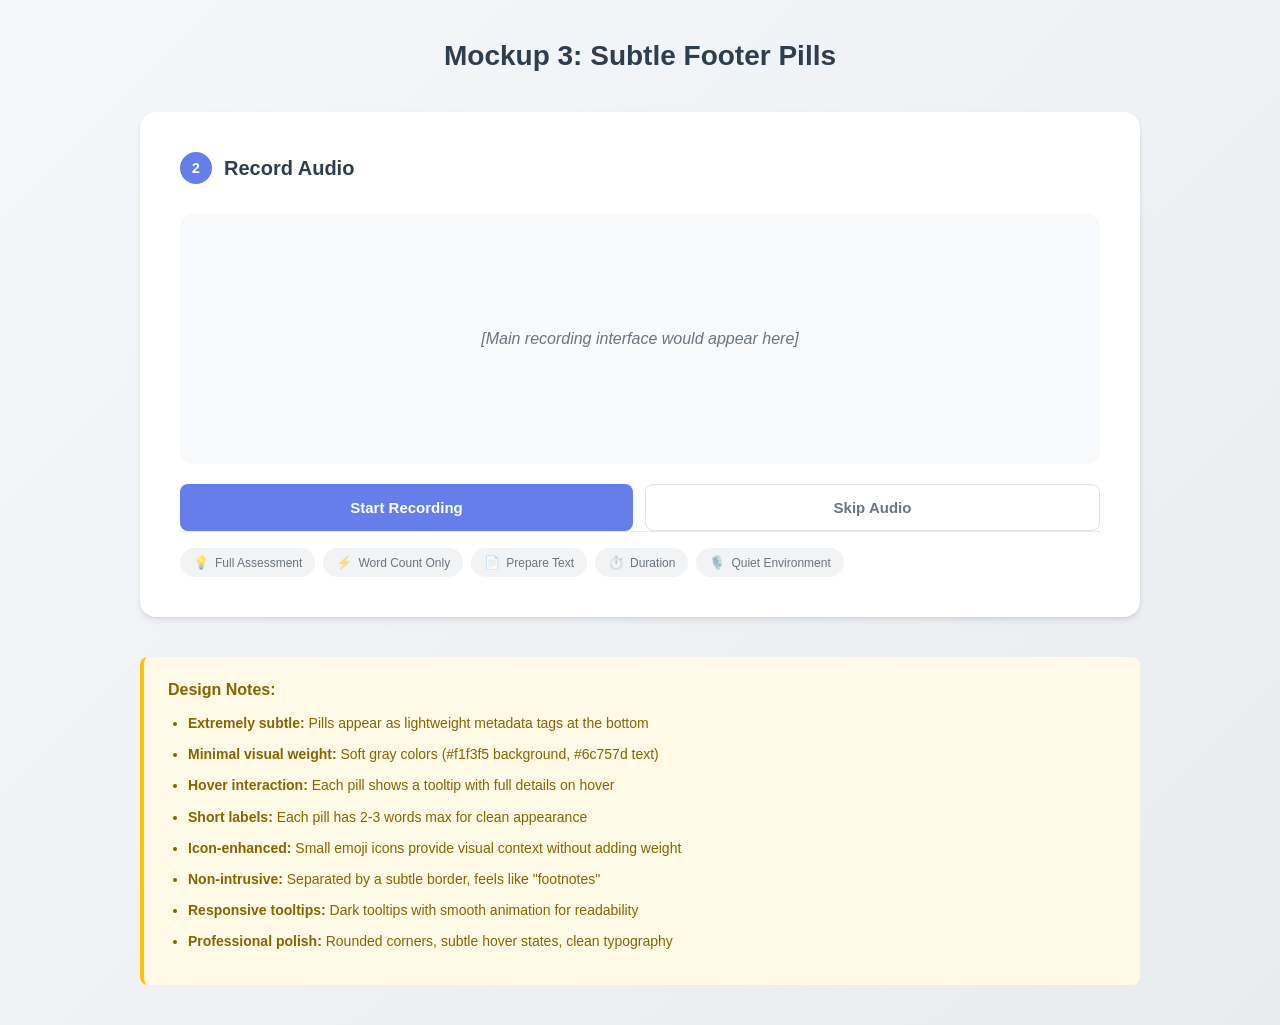
<file: mockup-footer-pills.html>
<!DOCTYPE html>
<html lang="en">
<head>
    <meta charset="UTF-8">
    <meta name="viewport" content="width=device-width, initial-scale=1.0">
    <title>Mockup 3: Subtle Footer Pills</title>
    <style>
        * {
            margin: 0;
            padding: 0;
            box-sizing: border-box;
        }

        body {
            font-family: -apple-system, BlinkMacSystemFont, 'Segoe UI', Roboto, Oxygen, Ubuntu, Cantarell, sans-serif;
            background: linear-gradient(135deg, #f5f7fa 0%, #e9ecef 100%);
            min-height: 100vh;
            padding: 40px 20px;
        }

        .container {
            max-width: 1000px;
            margin: 0 auto;
        }

        h1 {
            text-align: center;
            color: #2c3e50;
            margin-bottom: 40px;
            font-size: 28px;
            font-weight: 600;
        }

        .demo-card {
            background: white;
            border-radius: 16px;
            padding: 40px;
            box-shadow: 0 4px 6px rgba(0, 0, 0, 0.07), 0 1px 3px rgba(0, 0, 0, 0.06);
        }

        .step-header {
            display: flex;
            align-items: center;
            gap: 12px;
            margin-bottom: 30px;
        }

        .step-number {
            width: 32px;
            height: 32px;
            background: #667eea;
            color: white;
            border-radius: 50%;
            display: flex;
            align-items: center;
            justify-content: center;
            font-weight: 600;
            font-size: 14px;
        }

        .step-title {
            font-size: 20px;
            font-weight: 600;
            color: #2c3e50;
        }

        .main-content {
            background: #f8f9fa;
            border-radius: 12px;
            padding: 30px;
            margin-bottom: 20px;
            min-height: 250px;
            display: flex;
            align-items: center;
            justify-content: center;
            color: #6c757d;
            font-style: italic;
        }

        /* Footer Pills Section */
        .footer-pills {
            border-top: 1px solid #e9ecef;
            padding-top: 16px;
            display: flex;
            flex-wrap: wrap;
            gap: 8px;
            align-items: center;
        }

        .pill {
            position: relative;
            display: inline-flex;
            align-items: center;
            gap: 6px;
            padding: 6px 12px;
            background: #f1f3f5;
            color: #6c757d;
            border-radius: 20px;
            font-size: 12px;
            font-weight: 500;
            cursor: help;
            transition: all 0.3s ease;
            border: 1px solid transparent;
        }

        .pill-icon {
            font-size: 13px;
            opacity: 0.6;
        }

        .pill:hover {
            background: #e9ecef;
            color: #495057;
            border-color: #dee2e6;
            transform: translateY(-1px);
        }

        /* Tooltip */
        .pill-tooltip {
            position: absolute;
            bottom: calc(100% + 8px);
            left: 50%;
            transform: translateX(-50%) scale(0.95);
            background: #2c3e50;
            color: white;
            padding: 10px 14px;
            border-radius: 8px;
            font-size: 13px;
            white-space: nowrap;
            opacity: 0;
            pointer-events: none;
            transition: all 0.25s ease;
            box-shadow: 0 4px 12px rgba(0, 0, 0, 0.15);
            z-index: 10;
            font-weight: 400;
            line-height: 1.4;
        }

        .pill-tooltip::after {
            content: '';
            position: absolute;
            top: 100%;
            left: 50%;
            transform: translateX(-50%);
            border: 6px solid transparent;
            border-top-color: #2c3e50;
        }

        .pill:hover .pill-tooltip {
            opacity: 1;
            transform: translateX(-50%) scale(1);
        }

        /* Multiline tooltips */
        .pill-tooltip.multiline {
            white-space: normal;
            max-width: 220px;
            text-align: center;
        }

        /* Demo Buttons */
        .button-group {
            display: flex;
            gap: 12px;
            margin-top: 20px;
        }

        .demo-button {
            flex: 1;
            padding: 14px 24px;
            border: none;
            border-radius: 8px;
            font-size: 15px;
            font-weight: 600;
            cursor: pointer;
            transition: all 0.2s ease;
        }

        .primary-button {
            background: #667eea;
            color: white;
        }

        .primary-button:hover {
            background: #5568d3;
            transform: translateY(-1px);
            box-shadow: 0 4px 8px rgba(102, 126, 234, 0.3);
        }

        .secondary-button {
            background: white;
            color: #6c757d;
            border: 1.5px solid #dee2e6;
        }

        .secondary-button:hover {
            background: #f8f9fa;
            border-color: #adb5bd;
        }

        /* Notes Section */
        .notes {
            margin-top: 40px;
            padding: 24px;
            background: #fff9e6;
            border-left: 4px solid #ffc107;
            border-radius: 8px;
        }

        .notes h3 {
            color: #856404;
            font-size: 16px;
            margin-bottom: 12px;
        }

        .notes ul {
            color: #856404;
            padding-left: 20px;
            font-size: 14px;
            line-height: 1.8;
        }

        .notes li {
            margin-bottom: 6px;
        }
    </style>
</head>
<body>
    <div class="container">
        <h1>Mockup 3: Subtle Footer Pills</h1>

        <div class="demo-card">
            <div class="step-header">
                <div class="step-number">2</div>
                <div class="step-title">Record Audio</div>
            </div>

            <div class="main-content">
                [Main recording interface would appear here]
            </div>

            <div class="button-group">
                <button class="demo-button primary-button">Start Recording</button>
                <button class="demo-button secondary-button">Skip Audio</button>
            </div>

            <!-- Footer Pills -->
            <div class="footer-pills">
                <div class="pill">
                    <span class="pill-icon">💡</span>
                    <span>Full Assessment</span>
                    <div class="pill-tooltip multiline">
                        Record audio for pronunciation analysis, accuracy, WPM, and prosody scoring
                    </div>
                </div>

                <div class="pill">
                    <span class="pill-icon">⚡</span>
                    <span>Word Count Only</span>
                    <div class="pill-tooltip multiline">
                        Click "Skip Audio" to go directly to counting words
                    </div>
                </div>

                <div class="pill">
                    <span class="pill-icon">📄</span>
                    <span>Prepare Text</span>
                    <div class="pill-tooltip">
                        Have a physical text ready to read from
                    </div>
                </div>

                <div class="pill">
                    <span class="pill-icon">⏱️</span>
                    <span>Duration</span>
                    <div class="pill-tooltip multiline">
                        Select recording duration: 30 seconds, 1 minute, or 2 minutes
                    </div>
                </div>

                <div class="pill">
                    <span class="pill-icon">🎙️</span>
                    <span>Quiet Environment</span>
                    <div class="pill-tooltip">
                        Record in a quiet environment for best results
                    </div>
                </div>
            </div>
        </div>

        <div class="notes">
            <h3>Design Notes:</h3>
            <ul>
                <li><strong>Extremely subtle:</strong> Pills appear as lightweight metadata tags at the bottom</li>
                <li><strong>Minimal visual weight:</strong> Soft gray colors (#f1f3f5 background, #6c757d text)</li>
                <li><strong>Hover interaction:</strong> Each pill shows a tooltip with full details on hover</li>
                <li><strong>Short labels:</strong> Each pill has 2-3 words max for clean appearance</li>
                <li><strong>Icon-enhanced:</strong> Small emoji icons provide visual context without adding weight</li>
                <li><strong>Non-intrusive:</strong> Separated by a subtle border, feels like "footnotes"</li>
                <li><strong>Responsive tooltips:</strong> Dark tooltips with smooth animation for readability</li>
                <li><strong>Professional polish:</strong> Rounded corners, subtle hover states, clean typography</li>
            </ul>
        </div>
    </div>
</body>
</html>
</file>
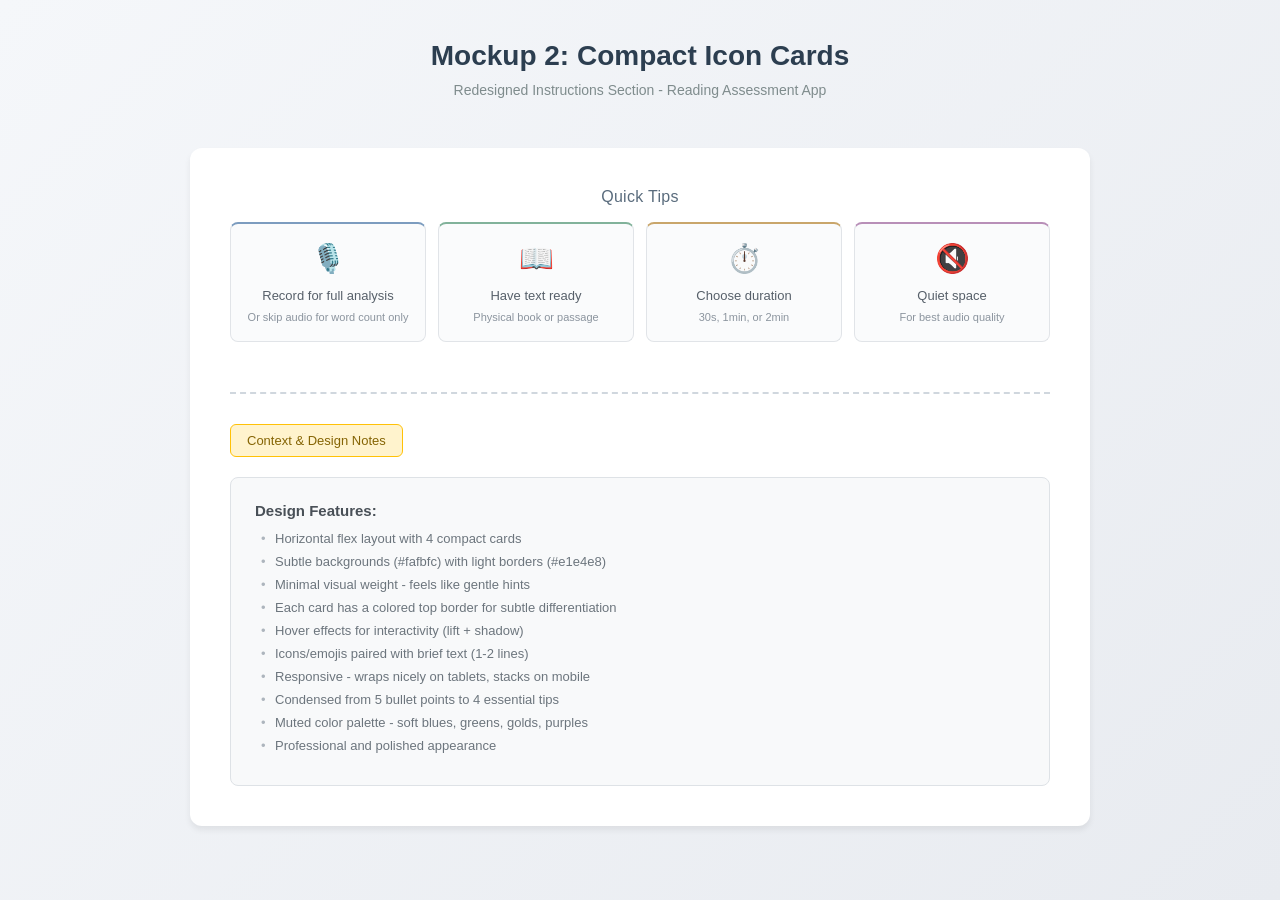
<file: mockup-icon-cards.html>
<!DOCTYPE html>
<html lang="en">
<head>
    <meta charset="UTF-8">
    <meta name="viewport" content="width=device-width, initial-scale=1.0">
    <title>Mockup 2: Compact Icon Cards - Reading Assessment Instructions</title>
    <style>
        * {
            margin: 0;
            padding: 0;
            box-sizing: border-box;
        }

        body {
            font-family: -apple-system, BlinkMacSystemFont, 'Segoe UI', Roboto, Oxygen, Ubuntu, Cantarell, sans-serif;
            background: linear-gradient(135deg, #f5f7fa 0%, #e8ebf0 100%);
            padding: 40px 20px;
            min-height: 100vh;
        }

        .mockup-header {
            text-align: center;
            margin-bottom: 50px;
        }

        .mockup-header h1 {
            font-size: 28px;
            color: #2c3e50;
            margin-bottom: 10px;
            font-weight: 600;
        }

        .mockup-header p {
            color: #7f8c8d;
            font-size: 14px;
        }

        .container {
            max-width: 900px;
            margin: 0 auto;
            background: white;
            padding: 40px;
            border-radius: 12px;
            box-shadow: 0 4px 6px rgba(0, 0, 0, 0.07);
        }

        .section-title {
            font-size: 16px;
            color: #5a6c7d;
            margin-bottom: 16px;
            font-weight: 500;
            text-align: center;
            letter-spacing: 0.3px;
        }

        .tips-container {
            display: flex;
            gap: 12px;
            flex-wrap: wrap;
            justify-content: center;
        }

        .tip-card {
            flex: 1;
            min-width: 180px;
            max-width: 220px;
            background: #fafbfc;
            border: 1px solid #e1e4e8;
            border-radius: 8px;
            padding: 16px 14px;
            transition: all 0.2s ease;
            display: flex;
            flex-direction: column;
            align-items: center;
            text-align: center;
        }

        .tip-card:hover {
            background: #f6f8fa;
            border-color: #d0d7de;
            box-shadow: 0 2px 8px rgba(0, 0, 0, 0.08);
            transform: translateY(-2px);
        }

        .tip-icon {
            font-size: 28px;
            margin-bottom: 10px;
            height: 36px;
            display: flex;
            align-items: center;
            justify-content: center;
        }

        .tip-text {
            font-size: 13px;
            color: #57606a;
            line-height: 1.5;
            font-weight: 500;
        }

        .tip-subtext {
            font-size: 11px;
            color: #8b949e;
            margin-top: 4px;
            line-height: 1.4;
        }

        /* Specific color accents for each card */
        .tip-card:nth-child(1) {
            border-top: 2px solid #7c9cbf;
        }

        .tip-card:nth-child(2) {
            border-top: 2px solid #81b29a;
        }

        .tip-card:nth-child(3) {
            border-top: 2px solid #c9a66b;
        }

        .tip-card:nth-child(4) {
            border-top: 2px solid #b88fb8;
        }

        /* Demo context styling */
        .demo-context {
            margin-top: 50px;
            padding-top: 30px;
            border-top: 2px dashed #d0d7de;
        }

        .demo-label {
            background: #fff3cd;
            border: 1px solid #ffc107;
            color: #856404;
            padding: 8px 16px;
            border-radius: 6px;
            font-size: 13px;
            display: inline-block;
            margin-bottom: 20px;
            font-weight: 500;
        }

        .context-box {
            background: #f8f9fa;
            border: 1px solid #dee2e6;
            border-radius: 8px;
            padding: 24px;
        }

        .context-box h3 {
            font-size: 15px;
            color: #495057;
            margin-bottom: 12px;
            font-weight: 600;
        }

        .context-box ul {
            list-style: none;
            padding-left: 0;
        }

        .context-box li {
            font-size: 13px;
            color: #6c757d;
            margin-bottom: 8px;
            padding-left: 20px;
            position: relative;
        }

        .context-box li:before {
            content: "•";
            position: absolute;
            left: 6px;
            color: #adb5bd;
        }

        @media (max-width: 768px) {
            .container {
                padding: 30px 20px;
            }

            .tips-container {
                gap: 10px;
            }

            .tip-card {
                min-width: 150px;
                padding: 14px 12px;
            }

            .tip-icon {
                font-size: 24px;
                height: 32px;
            }

            .tip-text {
                font-size: 12px;
            }

            .tip-subtext {
                font-size: 10px;
            }
        }

        @media (max-width: 480px) {
            .tip-card {
                min-width: 100%;
                max-width: 100%;
            }

            .mockup-header h1 {
                font-size: 24px;
            }
        }
    </style>
</head>
<body>
    <div class="mockup-header">
        <h1>Mockup 2: Compact Icon Cards</h1>
        <p>Redesigned Instructions Section - Reading Assessment App</p>
    </div>

    <div class="container">
        <div class="section-title">Quick Tips</div>

        <div class="tips-container">
            <div class="tip-card">
                <div class="tip-icon">🎙️</div>
                <div class="tip-text">Record for full analysis</div>
                <div class="tip-subtext">Or skip audio for word count only</div>
            </div>

            <div class="tip-card">
                <div class="tip-icon">📖</div>
                <div class="tip-text">Have text ready</div>
                <div class="tip-subtext">Physical book or passage</div>
            </div>

            <div class="tip-card">
                <div class="tip-icon">⏱️</div>
                <div class="tip-text">Choose duration</div>
                <div class="tip-subtext">30s, 1min, or 2min</div>
            </div>

            <div class="tip-card">
                <div class="tip-icon">🔇</div>
                <div class="tip-text">Quiet space</div>
                <div class="tip-subtext">For best audio quality</div>
            </div>
        </div>

        <div class="demo-context">
            <div class="demo-label">Context & Design Notes</div>
            <div class="context-box">
                <h3>Design Features:</h3>
                <ul>
                    <li>Horizontal flex layout with 4 compact cards</li>
                    <li>Subtle backgrounds (#fafbfc) with light borders (#e1e4e8)</li>
                    <li>Minimal visual weight - feels like gentle hints</li>
                    <li>Each card has a colored top border for subtle differentiation</li>
                    <li>Hover effects for interactivity (lift + shadow)</li>
                    <li>Icons/emojis paired with brief text (1-2 lines)</li>
                    <li>Responsive - wraps nicely on tablets, stacks on mobile</li>
                    <li>Condensed from 5 bullet points to 4 essential tips</li>
                    <li>Muted color palette - soft blues, greens, golds, purples</li>
                    <li>Professional and polished appearance</li>
                </ul>
            </div>
        </div>
    </div>
</body>
</html>
</file>
